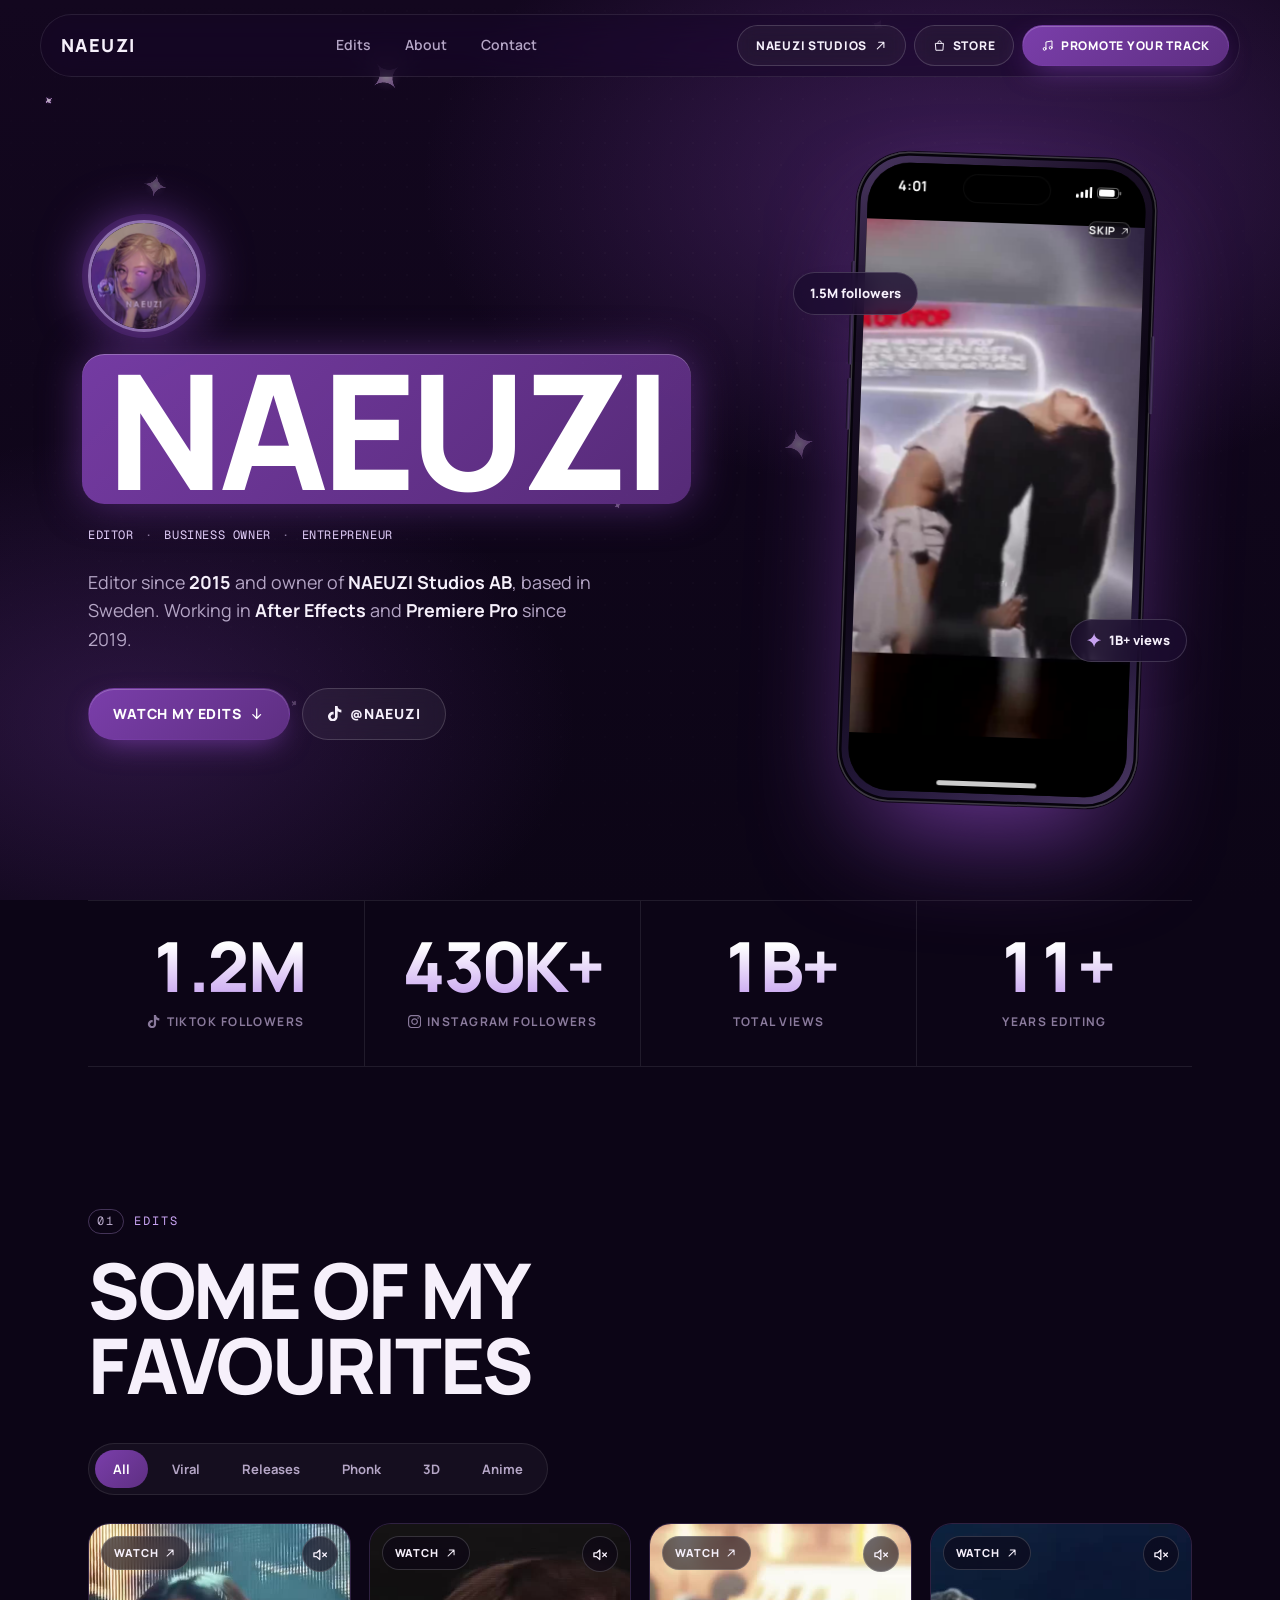
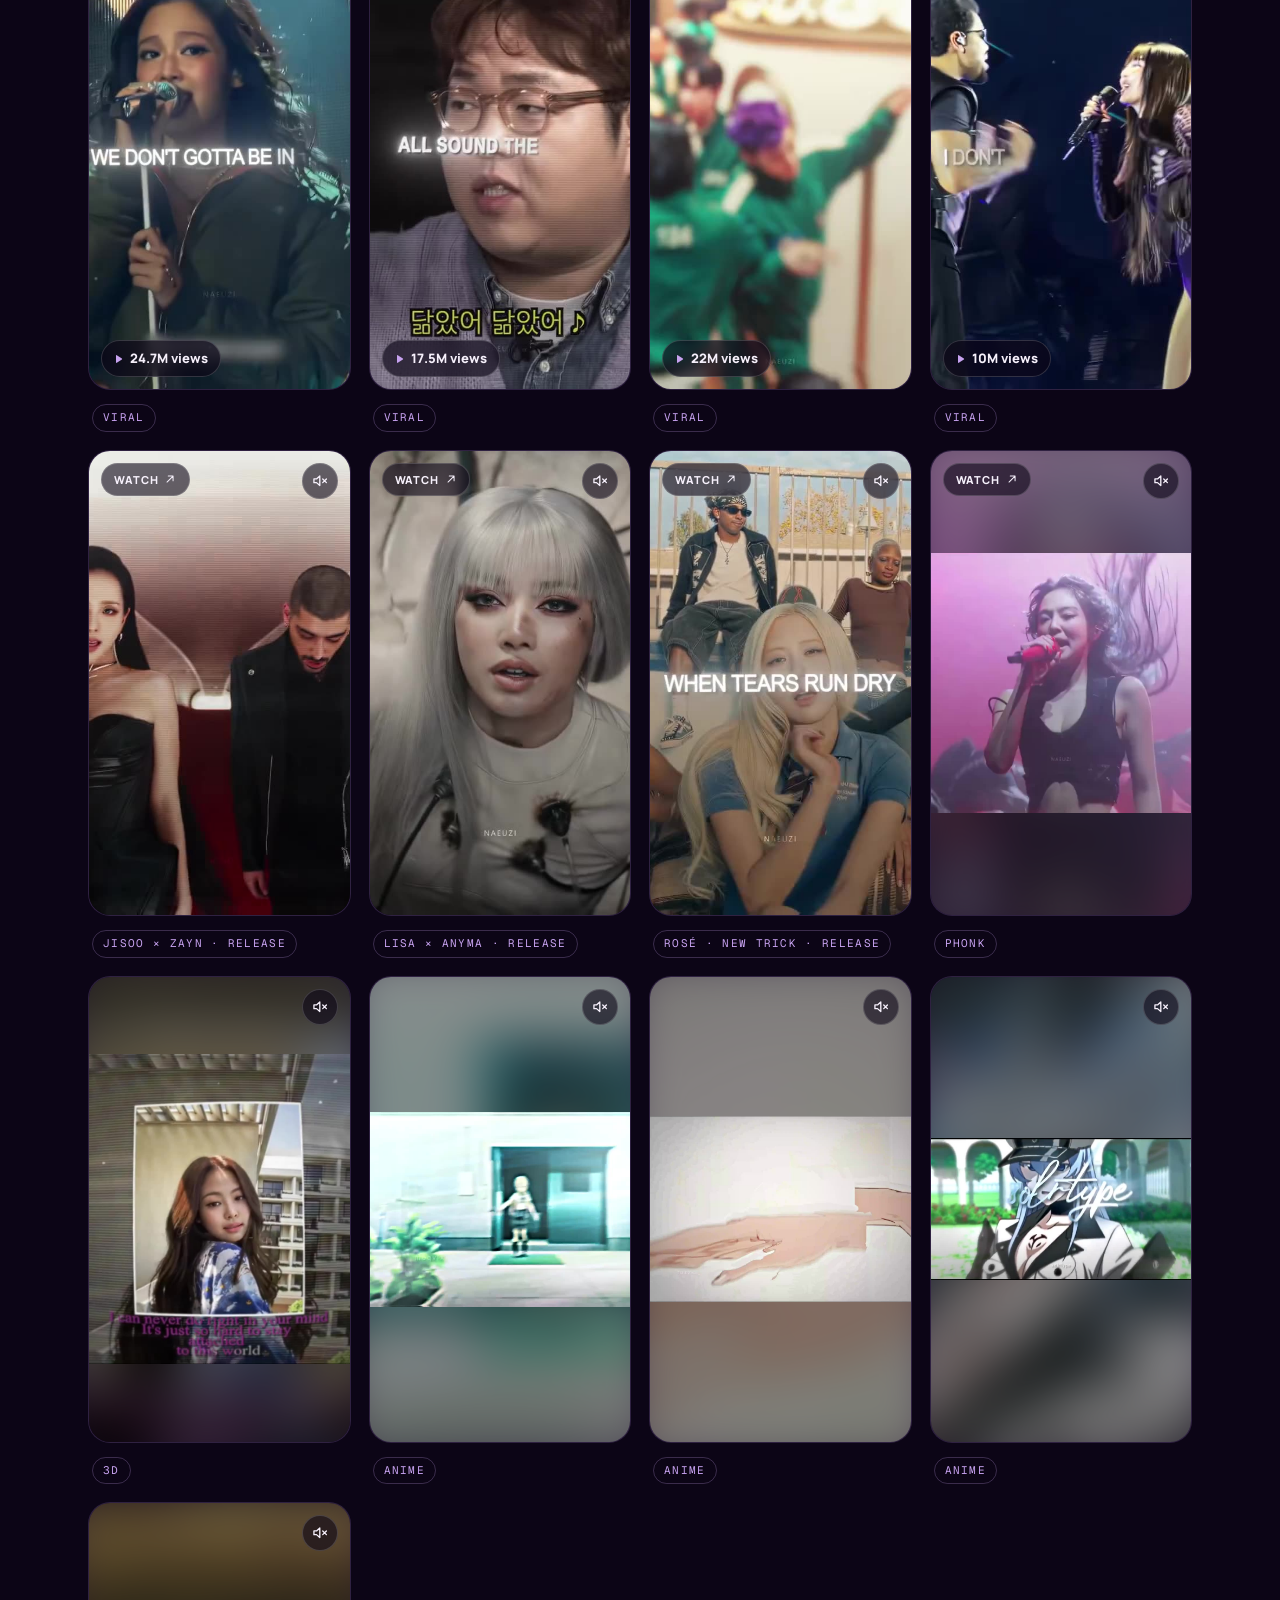
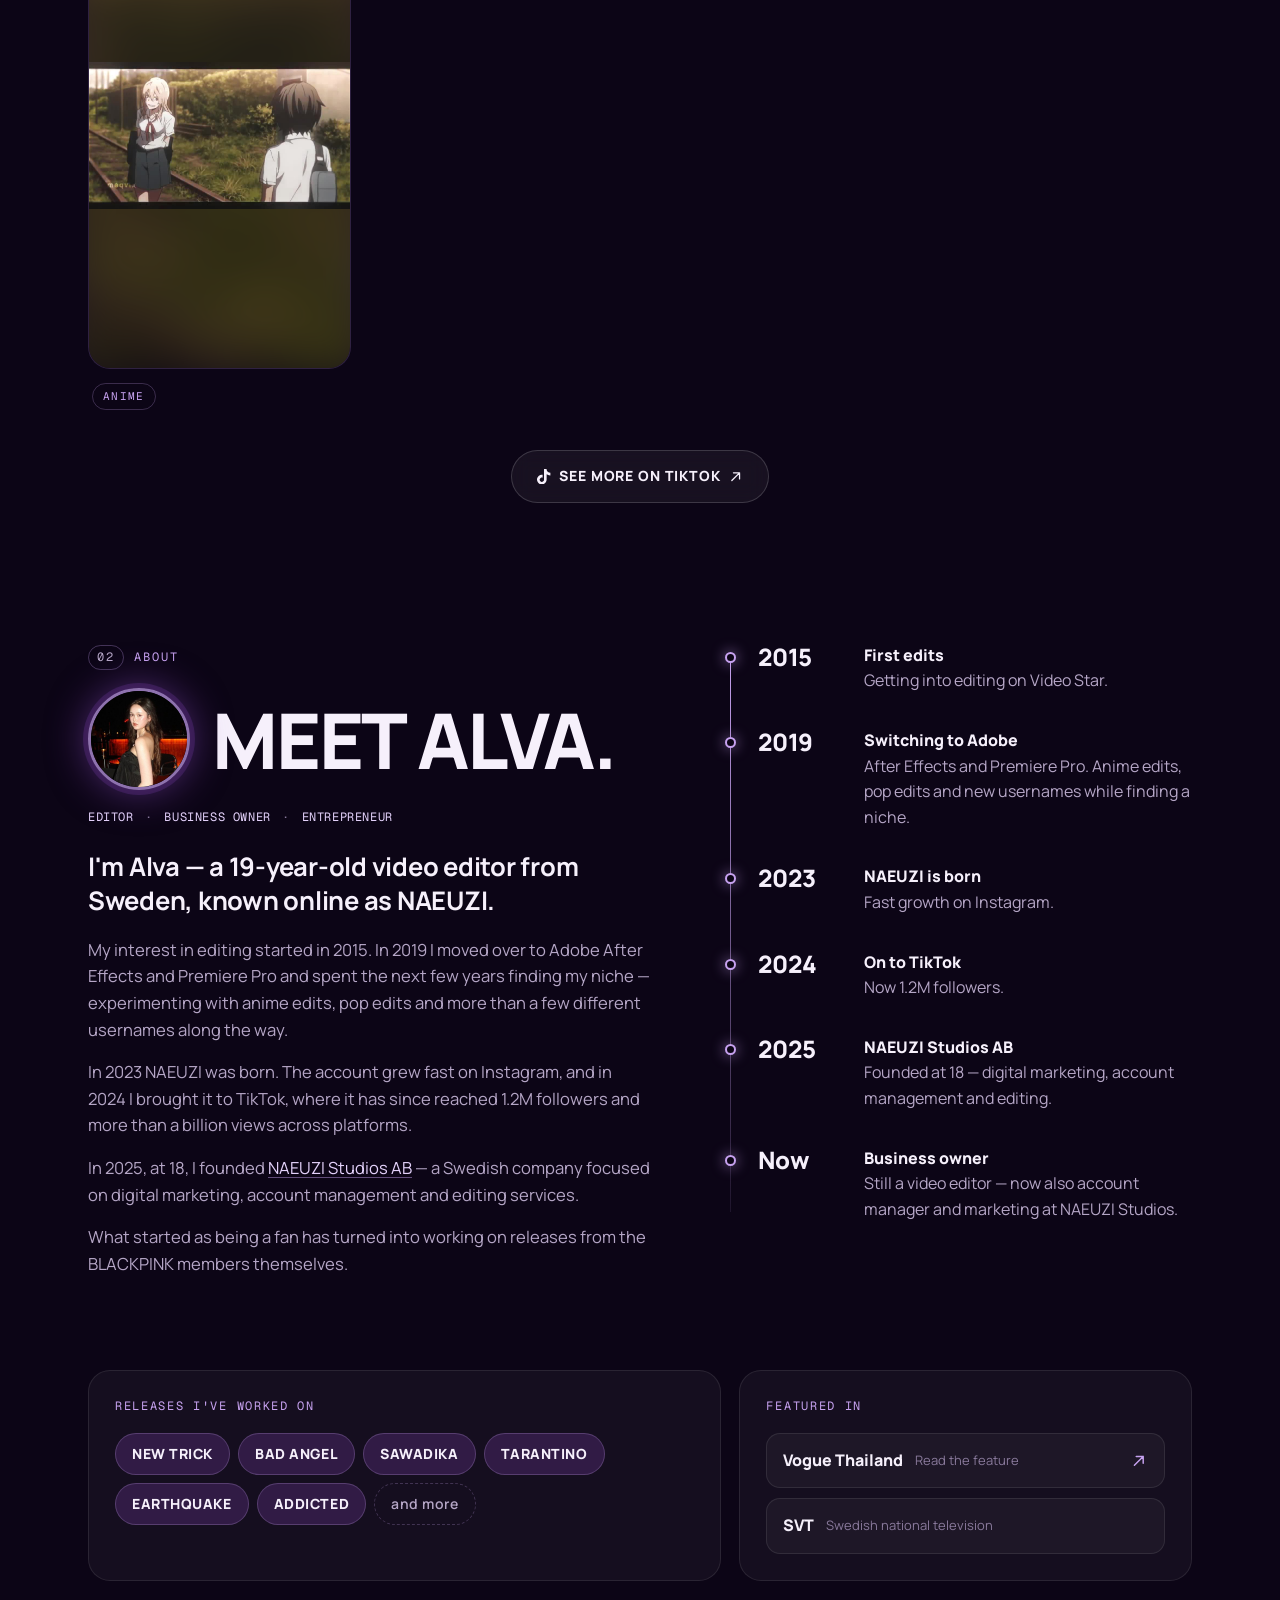
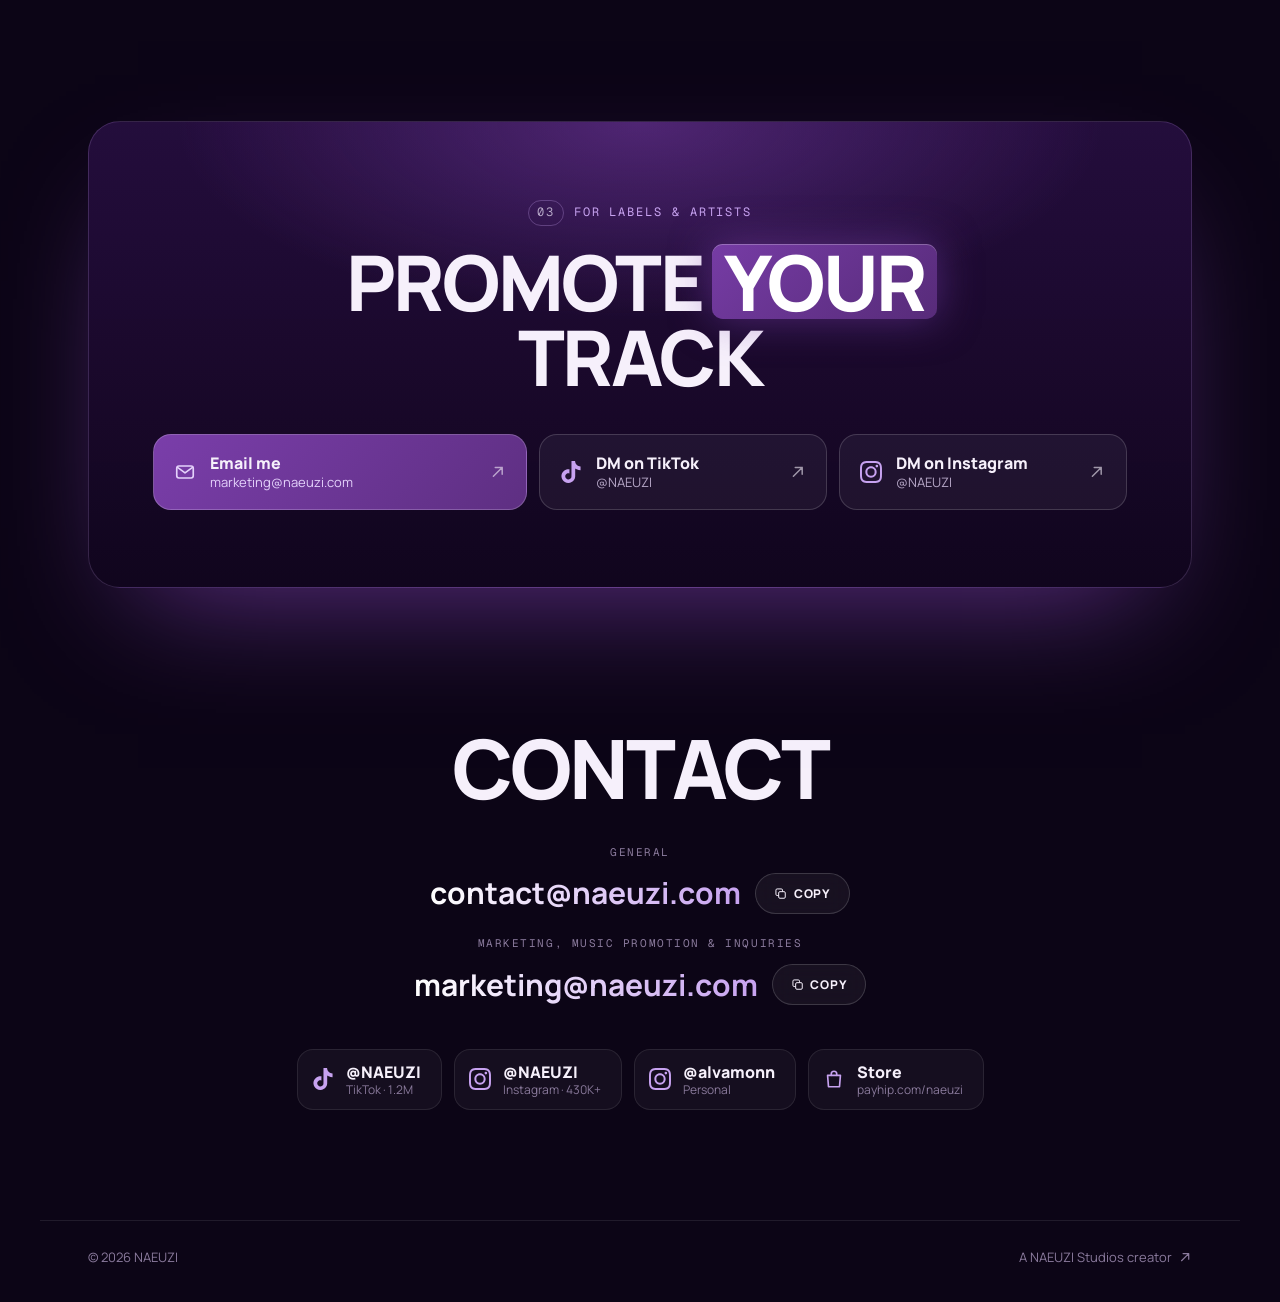
<file: index.html>
<!doctype html>
<html lang="en" class="no-js">
<head>
  <meta charset="utf-8">
  <meta name="viewport" content="width=device-width, initial-scale=1, viewport-fit=cover">
  <title>NAEUZI — Video Editor</title>
  <meta name="description" content="NAEUZI — video editor since 2015, owner of NAEUZI Studios AB (Sweden), After Effects and Premiere Pro since 2019. 1.2M on TikTok, 430K+ on Instagram, 1B+ views.">
  <meta name="theme-color" content="#0c0516">
  <meta name="color-scheme" content="dark">

  <meta property="og:type" content="website">
  <meta property="og:site_name" content="NAEUZI">
  <meta property="og:title" content="NAEUZI — Video editor">
  <meta property="og:description" content="Editing since 2015. 1.2M on TikTok · 430K+ on Instagram · 1B+ views.">
  <meta name="twitter:card" content="summary">

  <link rel="icon" href="favicon.svg" type="image/svg+xml">
  <link rel="alternate icon" href="favicon.png" type="image/png">
  <link rel="apple-touch-icon" href="favicon.png">
  <link rel="preconnect" href="https://fonts.googleapis.com">
  <link rel="preconnect" href="https://fonts.gstatic.com" crossorigin>
  <link rel="stylesheet" href="https://fonts.googleapis.com/css2?family=Manrope:wght@400;500;600;700;800&display=swap">
  <link rel="stylesheet" href="assets/css/style.css">
  <script>
    (function (d) {
      d.className = d.className.replace('no-js', 'js');
      if (matchMedia('(prefers-reduced-motion: reduce)').matches) d.classList.add('reduce-motion');
    })(document.documentElement);
  </script>
  <script src="assets/js/main.js" defer></script>
  <script src="assets/js/stars.js" defer></script>
  <script src="assets/js/phone.js" defer></script>
</head>
<body>
  <!-- Icon sprite (brand icons: Simple Icons, CC0) -->
  <svg class="sprite" aria-hidden="true" focusable="false">
    <symbol id="i-spark" viewBox="0 0 24 24"><path fill="currentColor" d="M12 0c.9 6.6 5.4 11.1 12 12-6.6.9-11.1 5.4-12 12-.9-6.6-5.4-11.1-12-12C6.6 11.1 11.1 6.6 12 0z"/></symbol>
    <symbol id="i-arrow" viewBox="0 0 24 24"><path d="M6 18L18 6M8.5 6H18v9.5" fill="none" stroke="currentColor" stroke-width="2" stroke-linecap="round" stroke-linejoin="round"/></symbol>
    <symbol id="i-down" viewBox="0 0 24 24"><path d="M12 4.5v15M6 13.5l6 6 6-6" fill="none" stroke="currentColor" stroke-width="2" stroke-linecap="round" stroke-linejoin="round"/></symbol>
    <symbol id="i-mail" viewBox="0 0 24 24"><g fill="none" stroke="currentColor" stroke-width="1.8" stroke-linejoin="round"><rect x="3" y="5.5" width="18" height="13" rx="2.4"/><path d="M3.8 7l8.2 6 8.2-6" stroke-linecap="round"/></g></symbol>
    <symbol id="i-copy" viewBox="0 0 24 24"><g fill="none" stroke="currentColor" stroke-width="1.8" stroke-linejoin="round"><rect x="8.5" y="8.5" width="12" height="12" rx="2.2"/><path d="M15.5 8.5V5.7a2.2 2.2 0 0 0-2.2-2.2H5.7a2.2 2.2 0 0 0-2.2 2.2v7.6a2.2 2.2 0 0 0 2.2 2.2h2.8"/></g></symbol>
    <symbol id="i-check" viewBox="0 0 24 24"><path d="M5 12.5l4.5 4.5L19 7" fill="none" stroke="currentColor" stroke-width="2" stroke-linecap="round" stroke-linejoin="round"/></symbol>
    <symbol id="i-close" viewBox="0 0 24 24"><path d="M6 6l12 12M18 6L6 18" fill="none" stroke="currentColor" stroke-width="2" stroke-linecap="round"/></symbol>
    <symbol id="i-play" viewBox="0 0 24 24"><path fill="currentColor" d="M8 5.2v13.6c0 .8.9 1.3 1.6.8l10.2-6.8a1 1 0 0 0 0-1.6L9.6 4.4C8.9 3.9 8 4.4 8 5.2z"/></symbol>
    <symbol id="i-sound" viewBox="0 0 24 24"><g fill="none" stroke="currentColor" stroke-width="1.8" stroke-linecap="round" stroke-linejoin="round"><path d="M4 9.5h3.5L12 5.5v13l-4.5-4H4z"/><path d="M15.5 9a4.5 4.5 0 0 1 0 6M18 6.5a8 8 0 0 1 0 11"/></g></symbol>
    <symbol id="i-mute" viewBox="0 0 24 24"><g fill="none" stroke="currentColor" stroke-width="1.8" stroke-linecap="round" stroke-linejoin="round"><path d="M4 9.5h3.5L12 5.5v13l-4.5-4H4z"/><path d="M16 9.5l5 5M21 9.5l-5 5"/></g></symbol>
    <symbol id="i-music" viewBox="0 0 24 24"><g fill="none" stroke="currentColor" stroke-width="1.8" stroke-linecap="round" stroke-linejoin="round"><path d="M9 18V5.5l11-2V16"/><circle cx="6.5" cy="18" r="2.5"/><circle cx="17.5" cy="16" r="2.5"/></g></symbol>
    <symbol id="i-bag" viewBox="0 0 24 24"><g fill="none" stroke="currentColor" stroke-width="1.8" stroke-linecap="round" stroke-linejoin="round"><path d="M5 8h14l-1 12.5H6z"/><path d="M9 8V6.5a3 3 0 0 1 6 0V8"/></g></symbol>
    <symbol id="i-tiktok" viewBox="0 0 24 24"><path fill="currentColor" d="M12.525.02c1.31-.02 2.61-.01 3.91-.02.08 1.53.63 3.09 1.75 4.17 1.12 1.11 2.7 1.62 4.24 1.79v4.03c-1.44-.05-2.89-.35-4.2-.97-.57-.26-1.1-.59-1.62-.93-.01 2.92.01 5.84-.02 8.75-.08 1.4-.54 2.79-1.35 3.94-1.31 1.92-3.58 3.17-5.91 3.21-1.43.08-2.86-.31-4.08-1.03-2.02-1.19-3.44-3.37-3.65-5.71-.02-.5-.03-1-.01-1.49.18-1.9 1.12-3.72 2.58-4.96 1.66-1.44 3.98-2.13 6.15-1.72.02 1.48-.04 2.96-.04 4.44-.99-.32-2.15-.23-3.02.37-.63.41-1.11 1.04-1.36 1.75-.21.51-.15 1.07-.14 1.61.24 1.64 1.82 3.02 3.5 2.87 1.12-.01 2.19-.66 2.77-1.61.19-.33.4-.67.41-1.06.1-1.79.06-3.57.07-5.36.01-4.03-.01-8.05.02-12.07z"/></symbol>
    <symbol id="i-instagram" viewBox="0 0 24 24"><path fill="currentColor" d="M7.0301.084c-1.2768.0602-2.1487.264-2.911.5634-.7888.3075-1.4575.72-2.1228 1.3877-.6652.6677-1.075 1.3368-1.3802 2.127-.2954.7638-.4956 1.6365-.552 2.914-.0564 1.2775-.0689 1.6882-.0626 4.947.0062 3.2586.0206 3.6671.0825 4.9473.061 1.2765.264 2.1482.5635 2.9107.308.7889.72 1.4573 1.388 2.1228.6679.6655 1.3365 1.0743 2.1285 1.38.7632.295 1.6361.4961 2.9134.552 1.2773.056 1.6884.069 4.9462.0627 3.2578-.0062 3.668-.0207 4.9478-.0814 1.28-.0607 2.147-.2652 2.9098-.5633.7889-.3086 1.4578-.72 2.1228-1.3881.665-.6682 1.0745-1.3378 1.3795-2.1284.2957-.7632.4966-1.636.552-2.9124.056-1.2809.0692-1.6898.063-4.948-.0063-3.2583-.021-3.6668-.0817-4.9465-.0607-1.2797-.264-2.1487-.5633-2.9117-.3084-.7889-.72-1.4568-1.3876-2.1228C21.2982 1.33 20.628.9208 19.8378.6165 19.074.321 18.2017.1197 16.9244.0645 15.6471.0093 15.236-.005 11.977.0014 8.718.0076 8.31.0215 7.0301.0839m.1402 21.6932c-1.17-.0509-1.8053-.2453-2.2287-.408-.5606-.216-.96-.4771-1.3819-.895-.422-.4178-.6811-.8186-.9-1.378-.1644-.4234-.3624-1.058-.4171-2.228-.0595-1.2645-.072-1.6442-.079-4.848-.007-3.2037.0053-3.583.0607-4.848.05-1.169.2456-1.805.408-2.2282.216-.5613.4762-.96.895-1.3816.4188-.4217.8184-.6814 1.3783-.9003.423-.1651 1.0575-.3614 2.227-.4171 1.2655-.06 1.6447-.072 4.848-.079 3.2033-.007 3.5835.005 4.8495.0608 1.169.0508 1.8053.2445 2.228.408.5608.216.96.4754 1.3816.895.4217.4194.6816.8176.9005 1.3787.1653.4217.3617 1.056.4169 2.2263.0602 1.2655.0739 1.645.0796 4.848.0058 3.203-.0055 3.5834-.061 4.848-.051 1.17-.245 1.8055-.408 2.2294-.216.5604-.4763.96-.8954 1.3814-.419.4215-.8181.6811-1.3783.9-.4224.1649-1.0577.3617-2.2262.4174-1.2656.0595-1.6448.072-4.8493.079-3.2045.007-3.5825-.006-4.848-.0608M16.953 5.5864A1.44 1.44 0 1 0 18.39 4.144a1.44 1.44 0 0 0-1.437 1.4424M5.8385 12.012c.0067 3.4032 2.7706 6.1557 6.173 6.1493 3.4026-.0065 6.157-2.7701 6.1506-6.1733-.0065-3.4032-2.771-6.1565-6.174-6.1498-3.403.0067-6.156 2.771-6.1496 6.1738M8 12.0077a4 4 0 1 1 4.008 3.9921A3.9996 3.9996 0 0 1 8 12.0077"/></symbol>
  </svg>

  <a class="skip-link" href="#main">Skip to content</a>

  <!-- Atmosphere -->
  <div class="grain" aria-hidden="true"></div>

  <!-- Nav -->
  <header class="nav" data-nav>
    <a class="brand" href="#top" aria-label="NAEUZI — back to top">
      <span class="brand__name">NAEUZI</span>
    </a>
    <nav class="nav__links" aria-label="Sections">
      <a href="#work">Edits</a>
      <a href="#about">About</a>
      <a href="#contact">Contact</a>
    </nav>
    <div class="nav__actions">
      <a class="btn btn--ghost btn--sm" href="https://naeuzistudios.com" target="_blank" rel="noopener"><span><span class="hide-sm">NAEUZI </span>Studios</span><svg class="icon" aria-hidden="true"><use href="#i-arrow"/></svg></a>
      <a class="btn btn--ghost btn--sm" href="https://payhip.com/naeuzi" target="_blank" rel="noopener"><svg class="icon" aria-hidden="true"><use href="#i-bag"/></svg>Store</a>
      <button class="btn btn--primary btn--sm" type="button" data-promo-open>
        <svg class="icon" aria-hidden="true"><use href="#i-music"/></svg><span class="hide-sm">Promote your track</span><span class="show-sm">Promo</span>
      </button>
    </div>
  </header>

  <main id="main">
    <!-- Hero -->
    <section class="hero" id="top">

      <div class="hero__text">
        <img class="hero__avatar" src="assets/img/pfp.jpg" width="428" height="531" alt="NAEUZI profile picture" data-reveal>
        <h1 class="hero__title">
          <span class="line" data-reveal><span class="hl">NAEUZI</span></span>
        </h1>
        <p class="about__roles" data-reveal>Editor <span>·</span> Business owner <span>·</span> Entrepreneur</p> <p class="hero__lead" data-reveal>Editor since <strong>2015</strong> and owner of <strong>NAEUZI Studios AB</strong>, based in Sweden. Working in <strong>After Effects</strong> and <strong>Premiere Pro</strong> since 2019.</p>
        <div class="hero__actions" data-reveal>
          <a class="btn btn--primary" href="#work">Watch my edits <svg class="icon" aria-hidden="true"><use href="#i-down"/></svg></a>
          <a class="btn btn--ghost" href="https://www.tiktok.com/@naeuzi" target="_blank" rel="noopener"><svg class="icon" aria-hidden="true"><use href="#i-tiktok"/></svg>@NAEUZI</a>
        </div>
      </div>

      <!-- Featured edit: put a showreel here later (see README) -->
      <figure class="hero__phone" data-reveal>
        <!-- The phone: a film-style opening, then a feed of edits to tap through (see assets/js/phone.js) -->
        <div class="phone" data-phone data-reel="assets/edits/showreel.mp4" data-reel-poster="assets/edits/showreel.jpg">
          <span class="phone__key phone__key--action" aria-hidden="true"></span>
          <span class="phone__key phone__key--up" aria-hidden="true"></span>
          <span class="phone__key phone__key--down" aria-hidden="true"></span>
          <span class="phone__key phone__key--power" aria-hidden="true"></span>
          <div class="phone__screen">
            <div class="ph-status" aria-hidden="true">
              <span class="ph-status__time" data-clock>9:41</span>
              <span class="ph-island"></span>
              <span class="ph-status__sys">
                <svg viewBox="0 0 18 12"><rect x="0" y="8" width="3" height="4" rx="1"/><rect x="5" y="5.5" width="3" height="6.5" rx="1"/><rect x="10" y="3" width="3" height="9" rx="1"/><rect x="15" y="0" width="3" height="12" rx="1"/></svg>
                <svg viewBox="0 0 27 12"><rect x=".5" y=".5" width="23" height="11" rx="3.2" fill="none" stroke="currentColor" opacity=".45"/><rect x="2.2" y="2.2" width="17" height="7.6" rx="1.8"/><rect x="24.6" y="4" width="1.8" height="4" rx=".9" opacity=".45"/></svg>
              </span>
            </div>

            <!-- 1. The opening -->
            <div class="ph-intro">
              <video class="ph-intro__video" muted loop playsinline preload="auto" aria-hidden="true"></video>
              <div class="ph-intro__bar ph-intro__bar--top"></div>
              <div class="ph-intro__bar ph-intro__bar--bottom"></div>
              <div class="ph-intro__title" aria-hidden="true">
                <small>a film by</small>
                <strong>NAEUZI</strong>
                <small>edits since 2015</small>
              </div>
              <button class="ph-skip" type="button" data-ph-feed>Skip <svg class="icon" aria-hidden="true"><use href="#i-arrow"/></svg></button>
              <button class="ph-browse" type="button" data-ph-feed><svg class="icon" aria-hidden="true"><use href="#i-play"/></svg>Browse my edits</button>
            </div>

            <!-- 2. The feed -->
            <div class="ph-feed" aria-label="Edits">
              <header class="ph-profile">
                <img class="ph-profile__pic" src="assets/img/pfp.jpg" alt="" width="64" height="64">
                <strong class="ph-profile__name">@NAEUZI</strong>
                <ul class="ph-profile__stats">
                  <li><b>1.5M</b><span>Followers</span></li>
                  <li><b>1B+</b><span>Views</span></li>
                  <li><b data-ph-count>0</b><span>Edits</span></li>
                </ul>
                <button class="ph-replay" type="button" data-ph-intro><svg class="icon" aria-hidden="true"><use href="#i-play"/></svg>Replay intro</button>
              </header>
              <div class="ph-grid" data-ph-grid></div>
            </div>

            <!-- 3. The player -->
            <div class="ph-player" aria-hidden="true">
              <div class="ph-player__bg"></div>
              <video class="ph-player__video" playsinline loop></video>
              <div class="ph-player__top">
                <button class="ph-icon" type="button" data-ph-back aria-label="Back to edits"><svg viewBox="0 0 24 24"><path d="M15 5l-7 7 7 7" fill="none" stroke="currentColor" stroke-width="2.2" stroke-linecap="round" stroke-linejoin="round"/></svg></button>
                <span class="ph-player__tag" data-ph-tag></span>
                <button class="ph-icon" type="button" data-ph-sound aria-label="Mute"><svg class="icon" aria-hidden="true"><use href="#i-sound"/></svg></button>
              </div>
              <div class="ph-player__bottom">
                <span class="ph-player__views" data-ph-views></span>
                <a class="ph-player__link" data-ph-link href="#" target="_blank" rel="noopener">Watch on TikTok <svg class="icon" aria-hidden="true"><use href="#i-arrow"/></svg></a>
              </div>
              <div class="ph-progress"><span data-ph-progress></span></div>
            </div>

            <span class="ph-home" aria-hidden="true"></span>
          </div>
        </div>
        <figcaption class="float-tag float-tag--a">1.5M followers</figcaption>
        <figcaption class="float-tag float-tag--b"><svg class="icon" aria-hidden="true"><use href="#i-spark"/></svg> 1B+ views</figcaption>
      </figure>
    </section>

    <!-- Stats -->
    <section class="stats" aria-label="Numbers">
      <div class="stat" data-reveal>
        <span class="stat__num" data-count="1.2" data-decimals="1" data-suffix="M">1.2M</span>
        <span class="stat__label"><svg class="icon" aria-hidden="true"><use href="#i-tiktok"/></svg> TikTok followers</span>
      </div>
      <div class="stat" data-reveal>
        <span class="stat__num" data-count="430" data-suffix="K+">430K+</span>
        <span class="stat__label"><svg class="icon" aria-hidden="true"><use href="#i-instagram"/></svg> Instagram followers</span>
      </div>
      <div class="stat" data-reveal>
        <span class="stat__num" data-count="1" data-suffix="B+">1B+</span>
        <span class="stat__label">Total views</span>
      </div>
      <div class="stat" data-reveal>
        <span class="stat__num" data-count="10" data-suffix="+" data-years-since="2015">10+</span>
        <span class="stat__label">Years editing</span>
      </div>
    </section>


    <!-- Work -->
    <section class="section" id="work">
      <header class="section__head">
        <p class="eyebrow" data-reveal><span>01</span> Edits</p>
        <h2 class="section__title" data-reveal>Some of my favourites</h2>
      </header>

      <div class="filters" role="group" aria-label="Filter edits" data-reveal>
        <button type="button" aria-pressed="true" data-filter="all">All</button>
        <button type="button" aria-pressed="false" data-filter="viral">Viral</button>
        <button type="button" aria-pressed="false" data-filter="release">Releases</button>
        <button type="button" aria-pressed="false" data-filter="phonk">Phonk</button>
        <button type="button" aria-pressed="false" data-filter="3d">3D</button>
        <button type="button" aria-pressed="false" data-filter="anime">Anime</button>
      </div>

      <!--
        EDIT SLOTS — see README "Adding your edits".
        Fill data-src with a video file (e.g. assets/edits/anime-01.mp4) and/or
        data-link with the TikTok / Instagram post. Empty slots show "coming soon".
      -->
      <div class="edits">
        <article class="edit" data-cat="viral" data-reveal>
          <div class="edit__media" data-src="assets/edits/viral-01.mp4" data-poster="assets/edits/viral-01.jpg" data-views="24.7M" data-link="https://www.tiktok.com/@naeuzi/video/7648976944112995606"></div>
          <footer class="edit__meta"><span class="edit__tag">Viral</span></footer>
        </article>
        <article class="edit" data-cat="viral" data-reveal>
          <div class="edit__media" data-src="assets/edits/viral-02.mp4" data-poster="assets/edits/viral-02.jpg" data-views="17.5M" data-link="https://www.tiktok.com/@naeuzi/video/7472521870210780438"></div>
          <footer class="edit__meta"><span class="edit__tag">Viral</span></footer>
        </article>
        <article class="edit" data-cat="viral" data-reveal>
          <div class="edit__media" data-src="assets/edits/viral-03.mp4" data-poster="assets/edits/viral-03.jpg" data-views="22M" data-link="https://www.tiktok.com/@naeuzi/video/7454333151347887382"></div>
          <footer class="edit__meta"><span class="edit__tag">Viral</span></footer>
        </article>
        <article class="edit" data-cat="viral" data-reveal>
          <div class="edit__media" data-src="assets/edits/viral-04.mp4" data-poster="assets/edits/viral-04.jpg" data-views="10M" data-link="https://www.tiktok.com/@naeuzi/video/7694306692527361302"></div>
          <footer class="edit__meta"><span class="edit__tag">Viral</span></footer>
        </article>
        <article class="edit" data-cat="release" data-reveal>
          <div class="edit__media" data-src="assets/edits/release-01.mp4" data-poster="assets/edits/release-01.jpg" data-link="https://www.tiktok.com/@naeuzi/video/7559190775293054230"></div>
          <footer class="edit__meta"><span class="edit__tag">JISOO × ZAYN · Release</span></footer>
        </article>
        <article class="edit" data-cat="release" data-reveal>
          <div class="edit__media" data-src="assets/edits/release-02.mp4" data-poster="assets/edits/release-02.jpg" data-link="https://www.tiktok.com/@naeuzi/video/7626412530797219094"></div>
          <footer class="edit__meta"><span class="edit__tag">LISA × ANYMA · Release</span></footer>
        </article>
        <article class="edit" data-cat="release" data-reveal>
          <div class="edit__media" data-src="assets/edits/release-03.mp4" data-poster="assets/edits/release-03.jpg" data-link="https://www.tiktok.com/@naeuzi/video/7686655894150532374"></div>
          <footer class="edit__meta"><span class="edit__tag">ROSÉ · New Trick · Release</span></footer>
        </article>
        <article class="edit" data-cat="phonk" data-reveal>
          <div class="edit__media" data-src="assets/edits/phonk-01.mp4" data-poster="assets/edits/phonk-01.jpg" data-fit="contain" data-link="https://www.tiktok.com/@naeuzi/video/7642870063099383062"></div>
          <footer class="edit__meta"><span class="edit__tag">Phonk</span></footer>
        </article>
        <article class="edit" data-cat="3d" data-reveal>
          <div class="edit__media" data-src="assets/edits/3d-01.mp4" data-poster="assets/edits/3d-01.jpg" data-fit="contain" data-link=""></div>
          <footer class="edit__meta"><span class="edit__tag">3D</span></footer>
        </article>
        <article class="edit" data-cat="anime" data-reveal>
          <div class="edit__media" data-src="assets/edits/anime-01.mp4" data-poster="assets/edits/anime-01.jpg" data-fit="contain" data-link=""></div>
          <footer class="edit__meta"><span class="edit__tag">Anime</span></footer>
        </article>
        <article class="edit" data-cat="anime" data-reveal>
          <div class="edit__media" data-src="assets/edits/anime-02.mp4" data-poster="assets/edits/anime-02.jpg" data-fit="contain" data-link=""></div>
          <footer class="edit__meta"><span class="edit__tag">Anime</span></footer>
        </article>
        <article class="edit" data-cat="anime" data-reveal>
          <div class="edit__media" data-src="assets/edits/anime-03.mp4" data-poster="assets/edits/anime-03.jpg" data-fit="contain" data-link=""></div>
          <footer class="edit__meta"><span class="edit__tag">Anime</span></footer>
        </article>
        <article class="edit" data-cat="anime" data-reveal>
          <div class="edit__media" data-src="assets/edits/anime-04.mp4" data-poster="assets/edits/anime-04.jpg" data-fit="contain" data-link=""></div>
          <footer class="edit__meta"><span class="edit__tag">Anime</span></footer>
        </article>
      </div>

      <div class="see-more" data-reveal>
        <a class="btn btn--ghost" href="https://www.tiktok.com/@naeuzi" target="_blank" rel="noopener"><svg class="icon" aria-hidden="true"><use href="#i-tiktok"/></svg>See more on TikTok<svg class="icon" aria-hidden="true"><use href="#i-arrow"/></svg></a>
      </div>
    </section>

    <!-- About -->
    <section class="section about" id="about">
      <div class="about__text">
        <p class="eyebrow" data-reveal><span>02</span> About</p>
        <div class="about__head" data-reveal>
          <a class="about__photo" href="https://www.instagram.com/alvamonn" target="_blank" rel="noopener" aria-label="Alva on Instagram (@alvamonn)">
            <img class="is-on" src="assets/img/alva-2.jpg" width="360" height="360" alt="Alva">
            <img src="assets/img/alva-3.jpg" width="360" height="360" alt="" aria-hidden="true">
            <img src="assets/img/alva-4.jpg" width="360" height="360" alt="" aria-hidden="true" loading="lazy">
            <img src="assets/img/alva-5.jpg" width="360" height="360" alt="" aria-hidden="true" loading="lazy">
            <img src="assets/img/alva-6.jpg" width="360" height="360" alt="" aria-hidden="true" loading="lazy">
            <img src="assets/img/alva-7.jpg" width="360" height="360" alt="" aria-hidden="true" loading="lazy">
            <img src="assets/img/alva-8.jpg" width="360" height="360" alt="" aria-hidden="true" loading="lazy">
            <img src="assets/img/alva-9.jpg" width="360" height="360" alt="" aria-hidden="true" loading="lazy">
          </a>
          <h2 class="section__title">Meet Alva.</h2>
        </div>
        <p class="about__roles" data-reveal>Editor <span>·</span> Business owner <span>·</span> Entrepreneur</p>
        <p class="about__intro" data-reveal>I'm Alva — a 19-year-old video editor from Sweden, known online as NAEUZI.</p>
        <p class="section__lead" data-reveal>My interest in editing started in 2015. In 2019 I moved over to Adobe After Effects and Premiere Pro and spent the next few years finding my niche — experimenting with anime edits, pop edits and more than a few different usernames along the way.</p>
        <p class="section__lead" data-reveal>In 2023 NAEUZI was born. The account grew fast on Instagram, and in 2024 I brought it to TikTok, where it has since reached 1.2M followers and more than a billion views across platforms.</p>
        <p class="section__lead" data-reveal>In 2025, at 18, I founded <a class="link" href="https://naeuzistudios.com" target="_blank" rel="noopener">NAEUZI Studios AB</a> — a Swedish company focused on digital marketing, account management and editing services.</p>
        <p class="section__lead" data-reveal>What started as being a fan has turned into working on releases from the BLACKPINK members themselves.</p>
      </div>
      <ol class="timeline" aria-label="Timeline">
        <li data-reveal><span class="timeline__year">2015</span><span class="timeline__text"><strong>First edits</strong>Getting into editing on Video Star.</span></li>
        <li data-reveal><span class="timeline__year">2019</span><span class="timeline__text"><strong>Switching to Adobe</strong>After Effects and Premiere Pro. Anime edits, pop edits and new usernames while finding a niche.</span></li>
        <li data-reveal><span class="timeline__year">2023</span><span class="timeline__text"><strong>NAEUZI is born</strong>Fast growth on Instagram.</span></li>
        <li data-reveal><span class="timeline__year">2024</span><span class="timeline__text"><strong>On to TikTok</strong>Now 1.2M followers.</span></li>
        <li data-reveal><span class="timeline__year">2025</span><span class="timeline__text"><strong>NAEUZI Studios AB</strong>Founded at 18 — digital marketing, account management and editing.</span></li>
        <li data-reveal><span class="timeline__year">Now</span><span class="timeline__text"><strong>Business owner</strong>Still a video editor — now also account manager and marketing at NAEUZI Studios.</span></li>
      </ol>

      <div class="about__cards">
        <div class="about__card" data-reveal>
          <p class="about__label">Releases I've worked on</p>
          <ul class="chips">
            <li>NEW TRICK</li><li>BAD ANGEL</li><li>SAWADIKA</li><li>TARANTINO</li><li>EARTHQUAKE</li><li>ADDICTED</li><li class="chips__more">and more</li>
          </ul>
        </div>
        <div class="about__card" data-reveal>
          <p class="about__label">Featured in</p>
          <ul class="press">
            <li><a href="https://vogue.co.th/article/naeuzi" target="_blank" rel="noopener"><strong>Vogue Thailand</strong><span>Read the feature</span><svg class="icon" aria-hidden="true"><use href="#i-arrow"/></svg></a></li>
            <li><div><strong>SVT</strong><span>Swedish national television</span></div></li>
          </ul>
        </div>
      </div>
    </section>

    <!-- Promote your track -->
    <section class="section promo" id="promo">
      <div class="promo__card">
        <header class="section__head section__head--center">
          <p class="eyebrow" data-reveal><span>03</span> For labels &amp; artists</p>
          <h2 class="section__title" data-reveal>Promote <span class="hl">your</span> track</h2>
        </header>

        <div class="reach" data-reveal>
          <a class="reach__opt reach__opt--main" href="mailto:marketing@naeuzi.com?subject=Track%20promotion&amp;body=Hi%20naeuzi!%0A%0AArtist%20%2F%20label%3A%20%0ATrack%20link%3A%20%0ARelease%20date%3A%20%0APlatforms%20(TikTok%20%2F%20Instagram)%3A%20%0ABudget%3A%20%0A%0AThanks!">
            <svg class="icon" aria-hidden="true"><use href="#i-mail"/></svg>
            <span><strong>Email me</strong><small>marketing@naeuzi.com</small></span>
            <svg class="icon reach__arrow" aria-hidden="true"><use href="#i-arrow"/></svg>
          </a>
          <a class="reach__opt" href="https://www.tiktok.com/@naeuzi" target="_blank" rel="noopener">
            <svg class="icon" aria-hidden="true"><use href="#i-tiktok"/></svg>
            <span><strong>DM on TikTok</strong><small>@NAEUZI</small></span>
            <svg class="icon reach__arrow" aria-hidden="true"><use href="#i-arrow"/></svg>
          </a>
          <a class="reach__opt" href="https://ig.me/m/naeuzi" target="_blank" rel="noopener">
            <svg class="icon" aria-hidden="true"><use href="#i-instagram"/></svg>
            <span><strong>DM on Instagram</strong><small>@NAEUZI</small></span>
            <svg class="icon reach__arrow" aria-hidden="true"><use href="#i-arrow"/></svg>
          </a>
        </div>
      </div>
    </section>

    <!-- Contact -->
    <section class="section contact" id="contact">
      <h2 class="contact__title" data-reveal>Contact</h2>
      <div class="contact__mails" data-reveal>
        <div class="contact__mail">
          <span class="contact__kind">General</span>
          <a class="contact__addr" href="mailto:contact@naeuzi.com">contact@naeuzi.com</a>
          <button class="btn btn--ghost btn--sm" type="button" data-copy="contact@naeuzi.com"><svg class="icon" aria-hidden="true"><use href="#i-copy"/></svg><span>Copy</span></button>
        </div>
        <div class="contact__mail">
          <span class="contact__kind">Marketing, music promotion &amp; inquiries</span>
          <a class="contact__addr" href="mailto:marketing@naeuzi.com">marketing@naeuzi.com</a>
          <button class="btn btn--ghost btn--sm" type="button" data-copy="marketing@naeuzi.com"><svg class="icon" aria-hidden="true"><use href="#i-copy"/></svg><span>Copy</span></button>
        </div>
      </div>
      <ul class="socials" data-reveal>
        <li><a href="https://www.tiktok.com/@naeuzi" target="_blank" rel="noopener"><svg class="icon" aria-hidden="true"><use href="#i-tiktok"/></svg><span><strong>@NAEUZI</strong><small>TikTok · 1.2M</small></span></a></li>
        <li><a href="https://www.instagram.com/naeuzi" target="_blank" rel="noopener"><svg class="icon" aria-hidden="true"><use href="#i-instagram"/></svg><span><strong>@NAEUZI</strong><small>Instagram · 430K+</small></span></a></li>
        <li><a href="https://www.instagram.com/alvamonn" target="_blank" rel="noopener"><svg class="icon" aria-hidden="true"><use href="#i-instagram"/></svg><span><strong>@alvamonn</strong><small>Personal</small></span></a></li>
        <li><a href="https://payhip.com/naeuzi" target="_blank" rel="noopener"><svg class="icon" aria-hidden="true"><use href="#i-bag"/></svg><span><strong>Store</strong><small>payhip.com/naeuzi</small></span></a></li>
      </ul>
    </section>
  </main>

  <footer class="footer">
    <span>© <span data-year>2026</span> NAEUZI</span>
    <a href="https://naeuzistudios.com" target="_blank" rel="noopener">A NAEUZI Studios creator <svg class="icon" aria-hidden="true"><use href="#i-arrow"/></svg></a>
  </footer>

  <!-- Promote your track: choose how to reach out -->
  <dialog class="modal" id="promo-modal" aria-labelledby="promo-modal-title">
    <form method="dialog" class="modal__close-form"><button class="icon-btn" aria-label="Close"><svg class="icon" aria-hidden="true"><use href="#i-close"/></svg></button></form>
    <p class="eyebrow"><svg class="icon" aria-hidden="true"><use href="#i-music"/></svg> For labels &amp; artists</p>
    <h2 class="modal__title" id="promo-modal-title">Promote your track</h2>
    <p class="modal__lead">Pick how you'd like to reach me. Include the track link, release date and your budget.</p>
    <div class="reach reach--stack">
      <a class="reach__opt reach__opt--main" href="mailto:marketing@naeuzi.com?subject=Track%20promotion&amp;body=Hi%20naeuzi!%0A%0AArtist%20%2F%20label%3A%20%0ATrack%20link%3A%20%0ARelease%20date%3A%20%0APlatforms%20(TikTok%20%2F%20Instagram)%3A%20%0ABudget%3A%20%0A%0AThanks!">
        <svg class="icon" aria-hidden="true"><use href="#i-mail"/></svg>
        <span><strong>Email</strong><small>marketing@naeuzi.com</small></span>
        <svg class="icon reach__arrow" aria-hidden="true"><use href="#i-arrow"/></svg>
      </a>
      <a class="reach__opt" href="https://www.tiktok.com/@naeuzi" target="_blank" rel="noopener">
        <svg class="icon" aria-hidden="true"><use href="#i-tiktok"/></svg>
        <span><strong>TikTok DM</strong><small>@NAEUZI</small></span>
        <svg class="icon reach__arrow" aria-hidden="true"><use href="#i-arrow"/></svg>
      </a>
      <a class="reach__opt" href="https://ig.me/m/naeuzi" target="_blank" rel="noopener">
        <svg class="icon" aria-hidden="true"><use href="#i-instagram"/></svg>
        <span><strong>Instagram DM</strong><small>@NAEUZI</small></span>
        <svg class="icon reach__arrow" aria-hidden="true"><use href="#i-arrow"/></svg>
      </a>
    </div>
  </dialog>

  <div class="toast" role="status" aria-live="polite"></div>
</body>
</html>
</file>
<file: assets/css/style.css>
/* ==========================================================================
   naeuzi — portfolio
   NAEUZI Studios palette: deep violet, royal purple, lilac light.
   ========================================================================== */

@font-face {
  font-family: 'Geist Mono';
  src: url('../fonts/geist-mono-var.woff2') format('woff2');
  font-weight: 100 900;
  font-display: swap;
}

:root {
  --ink: #0c0516;          /* page */
  --dark: #1A0B2E;         /* NAEUZI dark */
  --purple: #5E2F82;       /* NAEUZI purple */
  --purple-2: #7A3EAA;
  --lilac: #c7a2f0;
  --lilac-2: #e4d2fb;
  --tx: #f6f0fb;
  --tx-2: #b5a6c6;
  --tx-3: #8a7a9c;
  --line: rgba(255, 255, 255, .09);
  --line-2: rgba(255, 255, 255, .16);
  --glass: rgba(26, 11, 46, .55);
  --radius: 22px;
  --sans: 'Manrope', system-ui, -apple-system, 'Segoe UI', sans-serif;
  --mono: 'Geist Mono', ui-monospace, SFMono-Regular, Menlo, monospace;
  --pad: clamp(16px, 4vw, 48px);
  --max: 1200px;
  --ease: cubic-bezier(.2, .8, .2, 1);
}

*, *::before, *::after { box-sizing: border-box; }
html { scroll-behavior: smooth; -webkit-text-size-adjust: 100%; }
.reduce-motion { scroll-behavior: auto; }
body {
  margin: 0;
  background: var(--ink);
  color: var(--tx);
  font-family: var(--sans);
  font-size: 16px;
  line-height: 1.6;
  -webkit-font-smoothing: antialiased;
  overflow-x: hidden;
}
img, video, svg { display: block; max-width: 100%; }
a { color: inherit; }
button { font: inherit; color: inherit; cursor: pointer; }
::selection { background: var(--purple-2); color: #fff; }
:focus-visible { outline: 2px solid var(--lilac); outline-offset: 3px; border-radius: 8px; }

.sprite { position: absolute; width: 0; height: 0; overflow: hidden; }
.icon { width: 1.1em; height: 1.1em; flex: none; }
.sr-only { position: absolute; width: 1px; height: 1px; overflow: hidden; clip: rect(0 0 0 0); white-space: nowrap; }
.skip-link { position: fixed; left: 16px; top: -60px; z-index: 100; padding: 10px 16px; background: var(--tx); color: var(--dark); border-radius: 999px; font-weight: 700; text-decoration: none; }
.skip-link:focus { top: 16px; }

body::before { /* static background glow */
  content: ''; position: fixed; inset: 0; z-index: -3;
  background:
    radial-gradient(60% 50% at 75% 20%, rgba(94, 47, 130, .55), transparent 70%),
    radial-gradient(50% 45% at 10% 80%, rgba(122, 62, 170, .28), transparent 70%),
    linear-gradient(180deg, #13071f, var(--ink));
}
.stars { position: fixed; inset: 0; width: 100%; height: 100%; z-index: -1; pointer-events: none; mix-blend-mode: screen; }
.grain {
  position: fixed; inset: 0; z-index: -1; pointer-events: none; opacity: .5;
  background-image: radial-gradient(rgba(255, 255, 255, .06) 1px, transparent 1px);
  background-size: 22px 22px;
  mask-image: radial-gradient(80% 70% at 50% 40%, #000, transparent);
  -webkit-mask-image: radial-gradient(80% 70% at 50% 40%, #000, transparent);
}

.sparks { position: absolute; inset: 0; pointer-events: none; }
.sparks svg {
  position: absolute; left: var(--x); top: var(--y);
  width: var(--s); height: var(--s); color: var(--lilac-2);
  filter: drop-shadow(0 0 8px rgba(199, 162, 240, .8));
  animation: twinkle 3.2s ease-in-out var(--d) infinite;
}
@keyframes twinkle {
  0%, 100% { opacity: .25; transform: scale(.7) rotate(0deg); }
  50% { opacity: 1; transform: scale(1) rotate(45deg); }
}

/* ---------- Buttons & bits ---------- */
.btn {
  display: inline-flex; align-items: center; gap: .55em;
  padding: 14px 24px; border-radius: 999px; border: 1px solid transparent;
  font-family: var(--sans); font-weight: 800; font-size: 14px;
  letter-spacing: .06em; text-transform: uppercase; text-decoration: none;
  transition: transform .3s var(--ease), background .3s, border-color .3s, box-shadow .3s;
  white-space: nowrap;
}
.btn:hover { transform: translateY(-2px); }
.btn--primary {
  background: linear-gradient(135deg, var(--purple-2), var(--purple));
  color: #fff;
  box-shadow: 0 10px 30px -10px rgba(122, 62, 170, .9), inset 0 1px 0 rgba(255, 255, 255, .22);
}
.btn--primary:hover { box-shadow: 0 16px 40px -10px rgba(150, 80, 210, 1), inset 0 1px 0 rgba(255, 255, 255, .3); }
.btn--ghost { background: rgba(255, 255, 255, .05); border-color: var(--line-2); color: var(--tx); backdrop-filter: blur(10px); }
.btn--ghost:hover { background: rgba(255, 255, 255, .1); }
.btn--sm { padding: 10px 18px; font-size: 12px; }

.pill {
  display: inline-flex; align-items: center; gap: 10px; margin: 0;
  padding: 7px 16px 7px 12px; border-radius: 999px;
  border: 1px solid rgba(199, 162, 240, .25); background: rgba(94, 47, 130, .22);
  font-size: 12px; font-weight: 700; letter-spacing: .12em; text-transform: uppercase; color: var(--lilac-2);
}
.pill__dot { width: 8px; height: 8px; border-radius: 50%; background: #7cf2b0; box-shadow: 0 0 0 0 rgba(124, 242, 176, .6); animation: ping 2s infinite; }
@keyframes ping { 70% { box-shadow: 0 0 0 9px rgba(124, 242, 176, 0); } 100% { box-shadow: 0 0 0 0 rgba(124, 242, 176, 0); } }

.hl { /* NAEUZI-style highlighted word */
  position: relative; display: inline-block; padding: 0 .16em; margin: 0 -.04em;
  color: #fff; border-radius: .14em;
  background: linear-gradient(135deg, rgba(122, 62, 170, .95), rgba(94, 47, 130, .9));
  box-shadow: 0 0 40px rgba(122, 62, 170, .55), inset 0 1px 0 rgba(255, 255, 255, .25);
}

.eyebrow {
  display: inline-flex; align-items: center; gap: 10px; margin: 0 0 18px;
  font-family: var(--mono); font-size: 12px; letter-spacing: .16em; text-transform: uppercase; color: var(--lilac);
}
.eyebrow span { padding: 2px 8px; border: 1px solid rgba(199, 162, 240, .3); border-radius: 999px; color: var(--tx-2); }
.link { color: var(--lilac-2); text-decoration-color: rgba(199, 162, 240, .45); text-underline-offset: 3px; }
.link:hover { text-decoration-color: currentColor; }

/* ---------- Nav ---------- */
.nav {
  position: fixed; top: 14px; left: 50%; z-index: 50;
  width: min(var(--max), calc(100% - 2 * 16px)); transform: translateX(-50%);
  display: flex; align-items: center; justify-content: space-between; gap: 16px;
  padding: 10px 10px 10px 20px; border-radius: 999px;
  background: rgba(20, 8, 36, .55); border: 1px solid var(--line);
  backdrop-filter: blur(16px) saturate(140%); -webkit-backdrop-filter: blur(16px) saturate(140%);
  transition: background .3s, box-shadow .3s;
}
.nav.is-scrolled { background: rgba(20, 8, 36, .82); box-shadow: 0 20px 50px -20px rgba(0, 0, 0, .8); }
.brand { display: inline-flex; align-items: center; gap: 10px; text-decoration: none; }
.brand__mark { width: 20px; height: 20px; color: var(--lilac); filter: drop-shadow(0 0 10px rgba(199, 162, 240, .7)); transition: transform .6s var(--ease); }
.brand:hover .brand__mark { transform: rotate(90deg); }
.brand__logo { height: 34px; width: auto; mix-blend-mode: screen; margin: -4px -6px -4px -10px; transition: transform .5s var(--ease); }
.brand:hover .brand__logo { transform: scale(1.06) rotate(-3deg); }
.brand__name { font-weight: 800; font-size: 18px; letter-spacing: .08em; }
.hero__avatar {
  width: 112px; height: 112px; border-radius: 50%; object-fit: cover; object-position: 50% 30%;
  border: 3px solid rgba(199, 162, 240, .7);
  box-shadow: 0 0 0 6px rgba(122, 62, 170, .25), 0 0 50px rgba(150, 80, 210, .7);
}
.nav__links { display: flex; gap: 6px; }
.nav__actions { display: flex; gap: 8px; }
.pill .icon { width: 12px; height: 12px; color: var(--lilac); }
.hero__title .hl { margin-top: 0; }
.show-sm { display: none; }
@media (max-width: 480px) { .show-sm { display: inline; } }
.hero__title .line:first-child { position: relative; z-index: 1; }
.nav__links a {
  padding: 8px 14px; border-radius: 999px; text-decoration: none;
  font-size: 14px; font-weight: 600; color: var(--tx-2); transition: color .2s, background .2s;
}
.nav__links a:hover { color: var(--tx); background: rgba(255, 255, 255, .06); }

/* ---------- Hero ---------- */
.hero {
  position: relative; max-width: var(--max); margin: 0 auto;
  min-height: 100svh;
  padding: 140px var(--pad) 80px;
  display: grid; grid-template-columns: 1.25fr .75fr; align-items: center; gap: clamp(32px, 5vw, 80px);
}
.hero__text { position: relative; z-index: 1; }
.hero__title {
  margin: 22px 0 22px; font-weight: 800; text-transform: uppercase;
  font-size: clamp(56px, 19vw, 160px); line-height: .94; letter-spacing: -.035em;
}
.hero__title .line { display: block; }
.hero__title .dot { color: var(--lilac); }
.hero__lead { max-width: 520px; margin: 0 0 34px; font-size: clamp(16px, 1.4vw, 18px); color: var(--tx-2); }
.hero__lead strong { color: var(--tx); font-weight: 700; }
.hero__actions { display: flex; flex-wrap: wrap; gap: 12px; }

.hero__phone { position: relative; margin: 0; justify-self: center; width: min(300px, 100%); }

/* ---------- The phone ---------- */
.phone {
  position: relative; aspect-ratio: 9 / 19.5; border-radius: 52px; padding: 11px;
  background:
    linear-gradient(145deg, #4a3762 0%, #1b1027 22%, #0c0614 50%, #24183a 78%, #4a3762 100%);
  box-shadow:
    inset 0 0 0 1.5px rgba(255, 255, 255, .22),
    inset 0 0 0 4px #06030b,
    0 0 0 1px rgba(0, 0, 0, .7),
    0 50px 110px -30px rgba(122, 62, 170, .95),
    0 20px 40px -20px rgba(0, 0, 0, .9);
  transform: rotate(2deg);
  animation: bob 8s ease-in-out infinite;
}
@keyframes bob { 50% { transform: rotate(1deg) translateY(-10px); } }
.phone__key { position: absolute; width: 4px; border-radius: 3px; background: linear-gradient(90deg, #120a1c, #4a3762 60%, #2a1d3a); }
.phone__key--action { left: -3px; top: 17%; height: 4.5%; }
.phone__key--up { left: -3px; top: 25%; height: 8%; }
.phone__key--down { left: -3px; top: 35%; height: 8%; }
.phone__key--power { right: -3px; top: 27%; height: 12%; }
.phone__screen {
  position: relative; width: 100%; height: 100%; border-radius: 42px; overflow: hidden;
  background: #000; isolation: isolate; font-size: 13px; color: #fff;
  -webkit-user-select: none; user-select: none;
}
.phone__screen button { border: 0; background: none; padding: 0; color: inherit; }

/* status bar, island, home bar */
.ph-status {
  position: absolute; inset: 0 0 auto; z-index: 30; height: 46px; padding: 0 24px 0 30px;
  display: flex; align-items: center; justify-content: space-between; pointer-events: none;
  font-weight: 700; font-size: 14px; letter-spacing: .01em; text-shadow: 0 1px 6px rgba(0, 0, 0, .4);
}
.ph-island { position: absolute; left: 50%; top: 10px; width: 31%; height: 27px; transform: translateX(-50%); border-radius: 20px; background: #000; box-shadow: 0 0 0 1px rgba(255, 255, 255, .05); }
.ph-status__sys { display: flex; gap: 5px; align-items: center; }
.ph-status__sys svg { height: 11px; width: auto; fill: currentColor; }
.ph-home { position: absolute; left: 50%; bottom: 7px; z-index: 30; width: 36%; height: 5px; transform: translateX(-50%); border-radius: 3px; background: rgba(255, 255, 255, .8); pointer-events: none; }

/* 1. the opening */
.ph-intro { position: absolute; inset: 0; z-index: 10; background: #000; cursor: pointer; transition: opacity .7s ease, transform .9s var(--ease); }
.ph-intro__video { position: absolute; inset: 0; width: 100%; height: 100%; object-fit: cover; opacity: 0; transform: scale(1.12); transition: opacity 1.6s ease, transform 6s ease-out; }
.ph-intro__bar { position: absolute; left: 0; right: 0; height: 50.5%; background: #000; z-index: 2; transition: height 1.4s cubic-bezier(.7, 0, .2, 1); }
.ph-intro__bar--top { top: 0; }
.ph-intro__bar--bottom { bottom: 0; }
.ph-intro__title {
  position: absolute; inset: 0; z-index: 3; display: grid; place-content: center; justify-items: center; gap: 8px;
  text-align: center; pointer-events: none;
}
.ph-intro__title strong { font-weight: 800; font-size: 34px; letter-spacing: .9em; margin-right: -.9em; opacity: 0; filter: blur(8px); transition: letter-spacing 2.6s cubic-bezier(.2, .8, .2, 1), opacity 1.4s ease, filter 1.4s ease; }
.ph-intro__title small { font-family: var(--mono); font-size: 9px; letter-spacing: .4em; text-transform: uppercase; color: var(--lilac); opacity: 0; transition: opacity 1s ease .9s; }
.phone.is-title .ph-intro__title strong { letter-spacing: .14em; margin-right: -.14em; opacity: 1; filter: none; }
.phone.is-title .ph-intro__title small { opacity: 1; }
.phone.is-rolling .ph-intro__bar { height: 9%; }
.phone.is-rolling .ph-intro__video { opacity: 1; transform: none; }
.phone.is-rolling .ph-intro__title { opacity: 0; transition: opacity .8s ease; }
.ph-skip {
  position: absolute; top: 52px; right: 14px; z-index: 5; display: inline-flex; align-items: center; gap: 4px;
  padding: 6px 10px; border-radius: 999px; font: 700 11px var(--sans); letter-spacing: .06em; text-transform: uppercase;
  background: rgba(0, 0, 0, .45) !important; border: 1px solid rgba(255, 255, 255, .2) !important; backdrop-filter: blur(6px);
  opacity: 0; transition: opacity .6s ease .6s; cursor: pointer;
}
.ph-skip .icon { width: 10px; height: 10px; }
.ph-browse {
  position: absolute; left: 50%; bottom: 13%; z-index: 5; transform: translate(-50%, 12px);
  display: inline-flex; align-items: center; gap: 8px; padding: 12px 18px; border-radius: 999px; white-space: nowrap;
  font: 800 12px var(--sans); letter-spacing: .06em; text-transform: uppercase;
  background: linear-gradient(135deg, var(--purple-2), var(--purple)) !important; box-shadow: 0 10px 30px -8px rgba(122, 62, 170, .9);
  opacity: 0; transition: opacity .6s ease, transform .6s var(--ease); cursor: pointer;
}
.ph-browse .icon { width: 12px; height: 12px; }
.phone.is-title .ph-skip, .phone.is-rolling .ph-skip { opacity: 1; }
.phone.is-browse .ph-browse { opacity: 1; transform: translate(-50%, 0); }
.phone.is-feed .ph-intro { opacity: 0; transform: scale(1.06); pointer-events: none; }

/* 2. the feed */
.ph-feed {
  position: absolute; inset: 0; z-index: 5; overflow-y: auto; overscroll-behavior: contain; scrollbar-width: none;
  padding: 54px 0 26px; background: radial-gradient(90% 40% at 50% 0%, rgba(122, 62, 170, .45), transparent 70%), #0c0516;
  opacity: 0; transform: translateY(30px); transition: opacity .7s ease .15s, transform .8s var(--ease) .15s; pointer-events: none;
}
.ph-feed::-webkit-scrollbar { display: none; }
.phone.is-feed .ph-feed { opacity: 1; transform: none; pointer-events: auto; }
.ph-profile { display: grid; justify-items: center; gap: 6px; padding: 6px 14px 14px; text-align: center; }
.ph-profile__pic { width: 64px; height: 64px; border-radius: 50%; object-fit: cover; border: 2px solid var(--lilac); box-shadow: 0 0 24px rgba(150, 80, 210, .6); }
.ph-profile__name { font-weight: 800; font-size: 15px; }
.ph-profile__stats { display: flex; gap: 18px; margin: 2px 0 4px; padding: 0; list-style: none; }
.ph-profile__stats li { display: grid; line-height: 1.2; }
.ph-profile__stats b { font-size: 14px; }
.ph-profile__stats span { font-size: 10px; color: var(--tx-3); }
.ph-replay { display: inline-flex; align-items: center; gap: 6px; padding: 7px 14px; border-radius: 8px; font: 700 11px var(--sans); background: rgba(255, 255, 255, .1) !important; cursor: pointer; }
.ph-replay .icon { width: 10px; height: 10px; }
.ph-grid { display: grid; grid-template-columns: repeat(3, 1fr); gap: 2px; }
.ph-tile { position: relative; aspect-ratio: 3 / 4; overflow: hidden; cursor: pointer; background: #1a0b2e; }
.ph-tile img { width: 100%; height: 100%; object-fit: cover; transition: transform .4s var(--ease), filter .3s; }
.ph-tile:hover img, .ph-tile:focus-visible img { transform: scale(1.06); filter: brightness(1.15); }
.ph-tile__views { position: absolute; left: 5px; bottom: 4px; display: inline-flex; align-items: center; gap: 3px; font-size: 10px; font-weight: 800; text-shadow: 0 1px 4px rgba(0, 0, 0, .8); }
.ph-tile__views .icon { width: 8px; height: 8px; }
.ph-tile__tag { position: absolute; left: 4px; top: 4px; padding: 2px 6px; border-radius: 4px; font: 700 8px var(--mono); letter-spacing: .06em; text-transform: uppercase; background: rgba(12, 5, 22, .7); }

/* 3. the player */
.ph-player { position: absolute; inset: 0; z-index: 20; background: #000; transform: translateX(100%); transition: transform .45s var(--ease); }
.phone.is-playing .ph-player { transform: none; }
.ph-player__bg { position: absolute; inset: -30px; background: center / cover no-repeat; filter: blur(24px) brightness(.5); }
.ph-player__video { position: absolute; inset: 0; width: 100%; height: 100%; object-fit: cover; }
.ph-player.is-wide .ph-player__video { object-fit: contain; }
.ph-player__top { position: absolute; top: 48px; left: 10px; right: 10px; z-index: 2; display: flex; align-items: center; justify-content: space-between; gap: 8px; }
.ph-icon { display: grid; place-items: center; width: 34px; height: 34px; border-radius: 50%; background: rgba(0, 0, 0, .45) !important; backdrop-filter: blur(6px); cursor: pointer; }
.ph-icon svg { width: 18px; height: 18px; }
.ph-player__tag { font: 700 10px var(--mono); letter-spacing: .1em; text-transform: uppercase; padding: 5px 10px; border-radius: 999px; background: rgba(0, 0, 0, .45); }
.ph-player__bottom { position: absolute; left: 14px; right: 14px; bottom: 26px; z-index: 2; display: flex; align-items: center; justify-content: space-between; gap: 8px; font-size: 11px; font-weight: 800; text-shadow: 0 1px 6px rgba(0, 0, 0, .7); }
.ph-player__link { display: inline-flex; align-items: center; gap: 4px; padding: 6px 10px; border-radius: 999px; text-decoration: none; background: rgba(0, 0, 0, .45); }
.ph-player__link .icon { width: 10px; height: 10px; }
.ph-progress { position: absolute; left: 14px; right: 14px; bottom: 18px; z-index: 2; height: 3px; border-radius: 2px; background: rgba(255, 255, 255, .25); overflow: hidden; }
.ph-progress span { display: block; height: 100%; width: 0; background: #fff; }

.float-tag {
  position: absolute; display: inline-flex; align-items: center; gap: 8px;
  padding: 10px 16px; border-radius: 999px; font-size: 13px; font-weight: 800; white-space: nowrap;
  background: rgba(26, 11, 46, .75); border: 1px solid var(--line-2); backdrop-filter: blur(12px);
  box-shadow: 0 20px 40px -20px rgba(0, 0, 0, .8);
  animation: bob 6s ease-in-out infinite;
}
.float-tag .icon { color: var(--lilac); }
.float-tag--a { left: -54px; top: 18%; animation-delay: -2s; }
.float-tag--b { right: -40px; bottom: 22%; animation-delay: -4s; }

/* ---------- Edit media (shared by phone + grid) ---------- */
.edit__media {
  position: relative; overflow: hidden; background: var(--dark); isolation: isolate;
}
.edit__media video, .edit__media img { width: 100%; height: 100%; object-fit: cover; }
.placeholder {
  position: absolute; inset: 0; display: grid; place-content: center; justify-items: center; gap: 6px;
  text-align: center; padding: 20px;
  background:
    radial-gradient(70% 50% at 50% 30%, rgba(122, 62, 170, .55), transparent 70%),
    repeating-linear-gradient(135deg, rgba(255, 255, 255, .025) 0 14px, transparent 14px 28px),
    linear-gradient(180deg, #2a1046, #12061f);
}
.placeholder__icon {
  width: 54px; height: 54px; padding: 16px 14px 16px 18px; margin-bottom: 8px;
  border-radius: 50%; color: #fff; background: rgba(255, 255, 255, .1); border: 1px solid var(--line-2);
  backdrop-filter: blur(6px);
}
.placeholder__label { font-weight: 800; font-size: 20px; text-transform: uppercase; letter-spacing: .02em; }
.placeholder__sub { font-family: var(--mono); font-size: 11px; letter-spacing: .14em; text-transform: uppercase; color: var(--tx-3); }
.edit__sound {
  position: absolute; top: 12px; right: 12px; z-index: 2; width: 36px; height: 36px; display: grid; place-items: center;
  border-radius: 50%; border: 1px solid var(--line-2); background: rgba(12, 5, 22, .6); backdrop-filter: blur(8px);
}
.edit__open {
  position: absolute; top: 12px; left: 12px; z-index: 2; display: inline-flex; align-items: center; gap: 6px;
  padding: 7px 12px; border-radius: 999px; font-size: 11px; font-weight: 800; letter-spacing: .08em; text-transform: uppercase; text-decoration: none;
  border: 1px solid var(--line-2); background: rgba(12, 5, 22, .6); backdrop-filter: blur(8px);
}

/* ---------- Stats ---------- */
.stats {
  max-width: var(--max); margin: 0 auto; padding: 0 var(--pad);
  display: grid; grid-template-columns: repeat(4, 1fr);
}
.stat {
  padding: 30px 24px; text-align: center;
  border-top: 1px solid var(--line); border-bottom: 1px solid var(--line);
}
.stat + .stat { border-left: 1px solid var(--line); }
.stat__num {
  display: block; font-weight: 800; letter-spacing: -.04em; line-height: 1;
  font-size: clamp(40px, 5.4vw, 72px);
  background: linear-gradient(180deg, #fff 20%, var(--lilac)); -webkit-background-clip: text; background-clip: text; color: transparent;
  font-variant-numeric: tabular-nums;
}
.stat__label {
  display: inline-flex; align-items: center; gap: 6px; margin-top: 12px;
  font-size: 12px; font-weight: 700; letter-spacing: .12em; text-transform: uppercase; color: var(--tx-3);
}

/* ---------- Marquee ---------- */
.marquee { overflow: hidden; margin: clamp(60px, 9vw, 110px) 0 0; padding: 18px 0; border-block: 1px solid var(--line); background: rgba(94, 47, 130, .12); transform: rotate(-1.5deg); }
.marquee__track { display: flex; align-items: center; gap: 34px; width: max-content; animation: marquee 30s linear infinite; }
.marquee__track span { font-weight: 800; font-size: clamp(22px, 3vw, 36px); text-transform: uppercase; letter-spacing: -.01em; white-space: nowrap; }
.marquee__track span:nth-of-type(even) { color: var(--lilac-2); }
.marquee__track svg { width: 20px; height: 20px; color: var(--lilac); }
@keyframes marquee { to { transform: translateX(-50%); } }

/* ---------- Sections ---------- */
.section { max-width: var(--max); margin: 0 auto; padding: clamp(80px, 11vw, 140px) var(--pad) 0; }
.section__head { max-width: 720px; margin-bottom: 40px; }
.section__head--center { margin-inline: auto; text-align: center; }
.section__title {
  margin: 0 0 18px; font-weight: 800; text-transform: uppercase;
  font-size: clamp(38px, 6vw, 80px); line-height: .98; letter-spacing: -.03em;
}
.section__title em, .contact__title em {
  font-style: normal;
  color: var(--lilac-2); font-size: 1.12em;
}
.section__lead { margin: 0 0 16px; font-size: clamp(16px, 1.3vw, 18px); color: var(--tx-2); max-width: 620px; }
.section__head--center .section__lead { margin-inline: auto; }

/* ---------- Work ---------- */
.filters { display: inline-flex; flex-wrap: wrap; gap: 6px; padding: 6px; margin-bottom: 28px; border-radius: 999px; background: rgba(255, 255, 255, .04); border: 1px solid var(--line); }
.filters button {
  padding: 9px 18px; border: 0; border-radius: 999px; background: transparent;
  font-size: 13px; font-weight: 700; color: var(--tx-2); transition: background .25s, color .25s;
}
.filters button:hover { color: var(--tx); }
.filters button[aria-pressed="true"] { background: linear-gradient(135deg, var(--purple-2), var(--purple)); color: #fff; }

.edits { display: grid; grid-template-columns: repeat(4, 1fr); gap: 18px; }
@media (max-width: 960px) { .edits { grid-template-columns: repeat(3, 1fr); } }
.edit { margin: 0; transition: opacity .4s, transform .4s var(--ease); }
.edit.is-hidden { display: none; }
.edit .edit__media {
  aspect-ratio: 9 / 16; border-radius: var(--radius); border: 1px solid var(--line);
  transition: transform .5s var(--ease), box-shadow .5s, border-color .5s;
}
.edit:hover .edit__media { transform: translateY(-6px); border-color: rgba(199, 162, 240, .4); box-shadow: 0 30px 60px -30px rgba(122, 62, 170, .9); }
.edit__media.has-video, .edit__media.has-embed { cursor: pointer; }
.edit__media.has-embed { background: #000; }
.edit__media.fit-contain::before {
  content: ''; position: absolute; inset: -30px; z-index: -1;
  background: var(--bg, none) center / cover; filter: blur(26px) brightness(.55) saturate(1.2);
}
.edit__media.fit-contain video { object-fit: contain; }
.embed-box { position: absolute; inset: 0; overflow: hidden; }
.embed-box iframe { position: absolute; left: 0; top: 0; width: 100%; height: 100%; border: 0; }
/* Instagram: show only the post's media — the embed's header and footer are cropped away */
.is-instagram .embed-box { inset: auto 0; top: 50%; transform: translateY(-50%); aspect-ratio: 4 / 5; }
.is-instagram .embed-box iframe { left: -1px; top: -54px; width: calc(100% + 2px); height: calc(100% + 54px + 600px); }
.edit__meta { display: flex; align-items: center; justify-content: flex-start; gap: 10px; padding: 14px 4px 0; }
.edit__title { font-weight: 700; }
.edit__tag { font-family: var(--mono); font-size: 11px; letter-spacing: .12em; text-transform: uppercase; color: var(--lilac); padding: 4px 10px; border: 1px solid rgba(199, 162, 240, .25); border-radius: 999px; }

/* ---------- About ---------- */
.about { display: grid; grid-template-columns: 1.1fr .9fr; gap: clamp(40px, 6vw, 90px); align-items: start; }
.tools { display: flex; flex-wrap: wrap; gap: 12px; margin: 28px 0 0; padding: 0; list-style: none; }
.tools li { display: inline-flex; align-items: center; gap: 12px; padding: 8px 18px 8px 8px; border-radius: 16px; background: rgba(255, 255, 255, .04); border: 1px solid var(--line); font-weight: 700; }
.tool { display: grid; place-items: center; width: 40px; height: 40px; border-radius: 10px; font-weight: 800; font-size: 17px; }
.tool--ae { background: #00005b; color: #9999ff; box-shadow: inset 0 0 0 1.5px #9999ff; }
.tool--pr { background: #00005b; color: #e8a0ff; box-shadow: inset 0 0 0 1.5px #e8a0ff; }

.timeline { position: relative; margin: 0; padding: 0; list-style: none; }
.timeline::before { content: ''; position: absolute; left: 0; top: 10px; bottom: 10px; width: 1px; background: linear-gradient(var(--lilac), rgba(199, 162, 240, .1)); }
.timeline li { position: relative; display: grid; grid-template-columns: 90px 1fr; gap: 16px; padding: 0 0 34px 28px; }
.timeline li::before { content: ''; position: absolute; left: -5px; top: 9px; width: 11px; height: 11px; border-radius: 50%; background: var(--ink); border: 2px solid var(--lilac); box-shadow: 0 0 14px rgba(199, 162, 240, .7); }
.timeline li:last-child { padding-bottom: 0; }
.timeline__year { font-weight: 800; font-size: 24px; letter-spacing: -.02em; line-height: 1.2; }
.timeline__text { color: var(--tx-2); }
.timeline__text strong { display: block; color: var(--tx); font-weight: 800; }

/* ---------- Promo ---------- */
.promo__card {
  position: relative; overflow: hidden; padding: clamp(40px, 6vw, 80px) clamp(20px, 5vw, 70px);
  border-radius: 32px; border: 1px solid rgba(199, 162, 240, .2);
  background:
    radial-gradient(60% 60% at 50% 0%, rgba(122, 62, 170, .5), transparent 70%),
    linear-gradient(180deg, rgba(42, 16, 70, .8), rgba(18, 6, 31, .85));
  box-shadow: 0 50px 120px -50px rgba(122, 62, 170, .8);
}
.steps { display: grid; grid-template-columns: repeat(3, 1fr); gap: 16px; margin: 10px 0 36px; padding: 0; list-style: none; counter-reset: s; }
.steps li { display: flex; flex-direction: column; gap: 6px; padding: 24px; border-radius: 18px; background: rgba(255, 255, 255, .04); border: 1px solid var(--line); }
.steps__n { font-family: var(--mono); font-size: 12px; color: var(--lilac); letter-spacing: .1em; }
.steps strong { font-size: 18px; font-weight: 800; }
.steps span:last-child { color: var(--tx-2); font-size: 15px; }

.reach { display: grid; grid-template-columns: 1.3fr 1fr 1fr; gap: 12px; }
.reach--stack { grid-template-columns: 1fr; }
.reach__opt {
  display: flex; align-items: center; gap: 14px; padding: 18px 20px; border-radius: 18px;
  text-decoration: none; background: rgba(255, 255, 255, .05); border: 1px solid var(--line-2);
  transition: transform .3s var(--ease), background .3s, border-color .3s;
}
.reach__opt > .icon:first-child { width: 22px; height: 22px; color: var(--lilac); }
.reach__opt span { display: flex; flex-direction: column; line-height: 1.3; min-width: 0; }
.reach__opt strong { font-weight: 800; }
.reach__opt small { color: var(--tx-2); font-size: 13px; overflow: hidden; text-overflow: ellipsis; }
.reach__arrow { margin-left: auto; opacity: .6; transition: transform .3s var(--ease), opacity .3s; }
.reach__opt:hover { transform: translateY(-3px); background: rgba(255, 255, 255, .09); border-color: rgba(199, 162, 240, .45); }
.reach__opt:hover .reach__arrow { opacity: 1; transform: translate(2px, -2px); }
.reach__opt--main { background: linear-gradient(135deg, var(--purple-2), var(--purple)); border-color: rgba(255, 255, 255, .2); }
.reach__opt--main > .icon:first-child, .reach__opt--main small { color: var(--lilac-2); }
.reach__opt--main:hover { background: linear-gradient(135deg, #8a4bbd, #6a3592); }

/* ---------- Contact ---------- */
.contact { text-align: center; padding-bottom: clamp(70px, 9vw, 110px); }
.contact__title { margin: 0 auto 34px; max-width: 980px; font-weight: 800; text-transform: uppercase; font-size: clamp(36px, 6.4vw, 86px); line-height: 1; letter-spacing: -.035em; }
.contact__mails { display: grid; justify-items: center; gap: 18px; margin-bottom: 40px; }
.contact__mail { display: inline-flex; flex-wrap: wrap; justify-content: center; align-items: center; gap: 8px 14px; }
.contact__kind { flex-basis: 100%; text-align: center; font-family: var(--mono); font-size: 11px; letter-spacing: .14em; text-transform: uppercase; color: var(--tx-3); }
.contact__addr { font-size: clamp(20px, 2.6vw, 30px); font-weight: 700; text-decoration: none; background: linear-gradient(90deg, #fff, var(--lilac)); -webkit-background-clip: text; background-clip: text; color: transparent; overflow-wrap: anywhere; }
.socials { display: flex; flex-wrap: wrap; justify-content: center; gap: 12px; margin: 0; padding: 0; list-style: none; }
.socials a { display: inline-flex; align-items: center; gap: 12px; padding: 12px 20px 12px 14px; border-radius: 16px; text-decoration: none; text-align: left; background: rgba(255, 255, 255, .04); border: 1px solid var(--line); transition: transform .3s var(--ease), border-color .3s; }
.socials a:hover { transform: translateY(-3px); border-color: rgba(199, 162, 240, .45); }
.socials .icon { width: 22px; height: 22px; color: var(--lilac); }
.socials span { display: flex; flex-direction: column; line-height: 1.25; }
.socials strong { font-weight: 800; }
.socials small { font-size: 12px; color: var(--tx-3); }

.footer {
  max-width: var(--max); margin: 0 auto; padding: 26px var(--pad) 34px;
  display: flex; flex-wrap: wrap; justify-content: space-between; gap: 12px;
  border-top: 1px solid var(--line); font-size: 13px; color: var(--tx-3);
}
.footer a { display: inline-flex; align-items: center; gap: 6px; text-decoration: none; }
.footer a:hover { color: var(--tx); }

/* ---------- Modal ---------- */
.modal {
  width: min(460px, calc(100% - 32px)); padding: 32px; border-radius: 28px;
  color: var(--tx); border: 1px solid rgba(199, 162, 240, .25);
  background: radial-gradient(80% 60% at 50% 0%, rgba(122, 62, 170, .45), transparent 70%), #160828;
  box-shadow: 0 40px 120px -30px rgba(0, 0, 0, .9);
}
.modal::backdrop { background: rgba(8, 3, 15, .7); backdrop-filter: blur(6px); }
.modal[open] { animation: pop .45s var(--ease); }
@keyframes pop { from { opacity: 0; transform: translateY(16px) scale(.97); } }
.modal__close-form { position: absolute; top: 14px; right: 14px; margin: 0; }
.icon-btn { display: grid; place-items: center; width: 38px; height: 38px; border-radius: 50%; border: 1px solid var(--line-2); background: rgba(255, 255, 255, .05); }
.icon-btn:hover { background: rgba(255, 255, 255, .12); }
.modal__title { margin: 0 0 8px; font-weight: 800; text-transform: uppercase; font-size: 32px; line-height: 1; letter-spacing: -.02em; }
.modal__lead { margin: 0 0 22px; color: var(--tx-2); }

/* ---------- Toast ---------- */
.toast {
  position: fixed; left: 50%; bottom: 24px; z-index: 80; transform: translate(-50%, 20px); opacity: 0; pointer-events: none;
  display: inline-flex; align-items: center; gap: 8px; padding: 12px 18px; border-radius: 999px;
  background: var(--tx); color: var(--dark); font-weight: 700; font-size: 14px; transition: opacity .3s, transform .3s var(--ease);
}
.toast.is-shown { opacity: 1; transform: translate(-50%, 0); }

/* ---------- Reveal ---------- */
.js [data-reveal] { opacity: 0; transform: translateY(26px); transition: opacity .9s var(--ease), transform .9s var(--ease); transition-delay: calc(var(--ri, 0) * 80ms); }
.js [data-reveal].is-in { opacity: 1; transform: none; }
.reduce-motion [data-reveal] { opacity: 1 !important; transform: none !important; transition: none !important; }
.reduce-motion *, .reduce-motion *::before, .reduce-motion *::after { animation: none !important; }

/* ---------- Responsive ---------- */
@media (max-width: 960px) {
  .hero { grid-template-columns: 1fr; padding-top: 96px; gap: 26px; text-align: left; }
  .hero__phone { width: min(260px, 70vw); margin-top: 0; }
  .float-tag--a { left: -30px; }
  .float-tag--b { right: -24px; }
  .stats { grid-template-columns: repeat(2, 1fr); }
  .stat:nth-child(3) { border-left: 0; }
  .stat:nth-child(n+3) { border-top: 0; }
  .about { grid-template-columns: 1fr; }
  .reach { grid-template-columns: 1fr; }
}
@media (max-width: 720px) {
  .nav__links { display: none; }
  .nav { padding-left: 16px; }
  .edits { grid-template-columns: repeat(2, 1fr); gap: 14px; }
  .steps { grid-template-columns: 1fr; }
  .float-tag { font-size: 12px; padding: 8px 12px; }
  .float-tag--a { left: -18px; }
  .float-tag--b { right: -14px; }
  .stat { padding: 24px 10px; }
}
@media (max-width: 480px) {
  .hide-sm { display: none; }
}
@media (max-width: 420px) {
  .brand__name { display: none; }
  .nav .btn--sm { padding: 9px 12px; font-size: 11px; }
  .nav { padding-left: 14px; }
  .brand__name { font-size: 16px; }
  .edit__meta { flex-direction: column; align-items: flex-start; }
}

.edit__views {
  position: absolute; left: 12px; bottom: 12px; z-index: 2; display: inline-flex; align-items: center; gap: 6px;
  padding: 7px 12px 7px 10px; border-radius: 999px; font-size: 13px; font-weight: 800;
  background: rgba(12, 5, 22, .65); border: 1px solid var(--line-2); backdrop-filter: blur(8px);
}
.edit__views .icon { width: 12px; height: 12px; color: var(--lilac); }
.see-more { display: flex; justify-content: center; margin-top: 40px; }

/* About: story, releases, press */
.about__intro { margin: 0 0 18px; font-size: clamp(20px, 2vw, 26px); font-weight: 700; line-height: 1.35; letter-spacing: -.01em; max-width: 620px; }
.about__cards { grid-column: 1 / -1; display: grid; grid-template-columns: 1.4fr 1fr; gap: 18px; }
.about__card { padding: 26px; border-radius: var(--radius); background: rgba(255, 255, 255, .04); border: 1px solid var(--line); }
.about__label { margin: 0 0 16px; font-family: var(--mono); font-size: 12px; letter-spacing: .14em; text-transform: uppercase; color: var(--lilac); }
.chips { display: flex; flex-wrap: wrap; gap: 8px; margin: 0; padding: 0; list-style: none; }
.chips li { padding: 9px 16px; border-radius: 999px; font-weight: 800; font-size: 14px; letter-spacing: .04em; background: rgba(122, 62, 170, .28); border: 1px solid rgba(199, 162, 240, .25); }
.chips .chips__more { background: none; border-style: dashed; color: var(--tx-2); font-weight: 600; }
.press { display: grid; gap: 10px; margin: 0; padding: 0; list-style: none; }
.press a, .press div { display: flex; align-items: center; gap: 12px; padding: 14px 16px; border-radius: 14px; background: rgba(255, 255, 255, .04); border: 1px solid var(--line); text-decoration: none; }
.press a { transition: border-color .3s, transform .3s var(--ease); }
.press a:hover { border-color: rgba(199, 162, 240, .45); transform: translateY(-2px); }
.press strong { font-weight: 800; }
.press span { color: var(--tx-3); font-size: 13px; }
.press .icon { margin-left: auto; color: var(--lilac); }
@media (max-width: 720px) { .about__cards { grid-template-columns: 1fr; } }

.about__head { display: flex; align-items: center; gap: 22px; margin-bottom: 18px; }
.about__head .section__title { margin: 0; }
.about__photo {
  position: relative; flex: none; width: clamp(76px, 8vw, 104px); aspect-ratio: 1; border-radius: 50%; overflow: hidden;
  border: 3px solid rgba(199, 162, 240, .7);
  box-shadow: 0 0 0 5px rgba(122, 62, 170, .25), 0 0 40px rgba(150, 80, 210, .55);
  transition: transform .4s var(--ease);
}
.about__photo img { position: absolute; inset: 0; width: 100%; height: 100%; object-fit: cover; opacity: 0; transition: opacity .45s ease; }
.about__photo img.is-on { opacity: 1; }
.about__photo:hover, .about__photo:focus-visible { transform: scale(1.05) rotate(-2deg); }
.about__roles { margin: 0 0 22px; font-family: var(--mono); font-size: 12px; letter-spacing: .05em; text-transform: uppercase; color: var(--lilac-2); }
.about__roles span { color: var(--tx-3); margin: 0 4px; }
/* mid-size screens: keep the top bar on one line */
@media (max-width: 1080px) { .nav__links { display: none; } }
@media (max-width: 640px) { .nav .hide-sm { display: none; } .nav .show-sm { display: inline; } }
</file>
